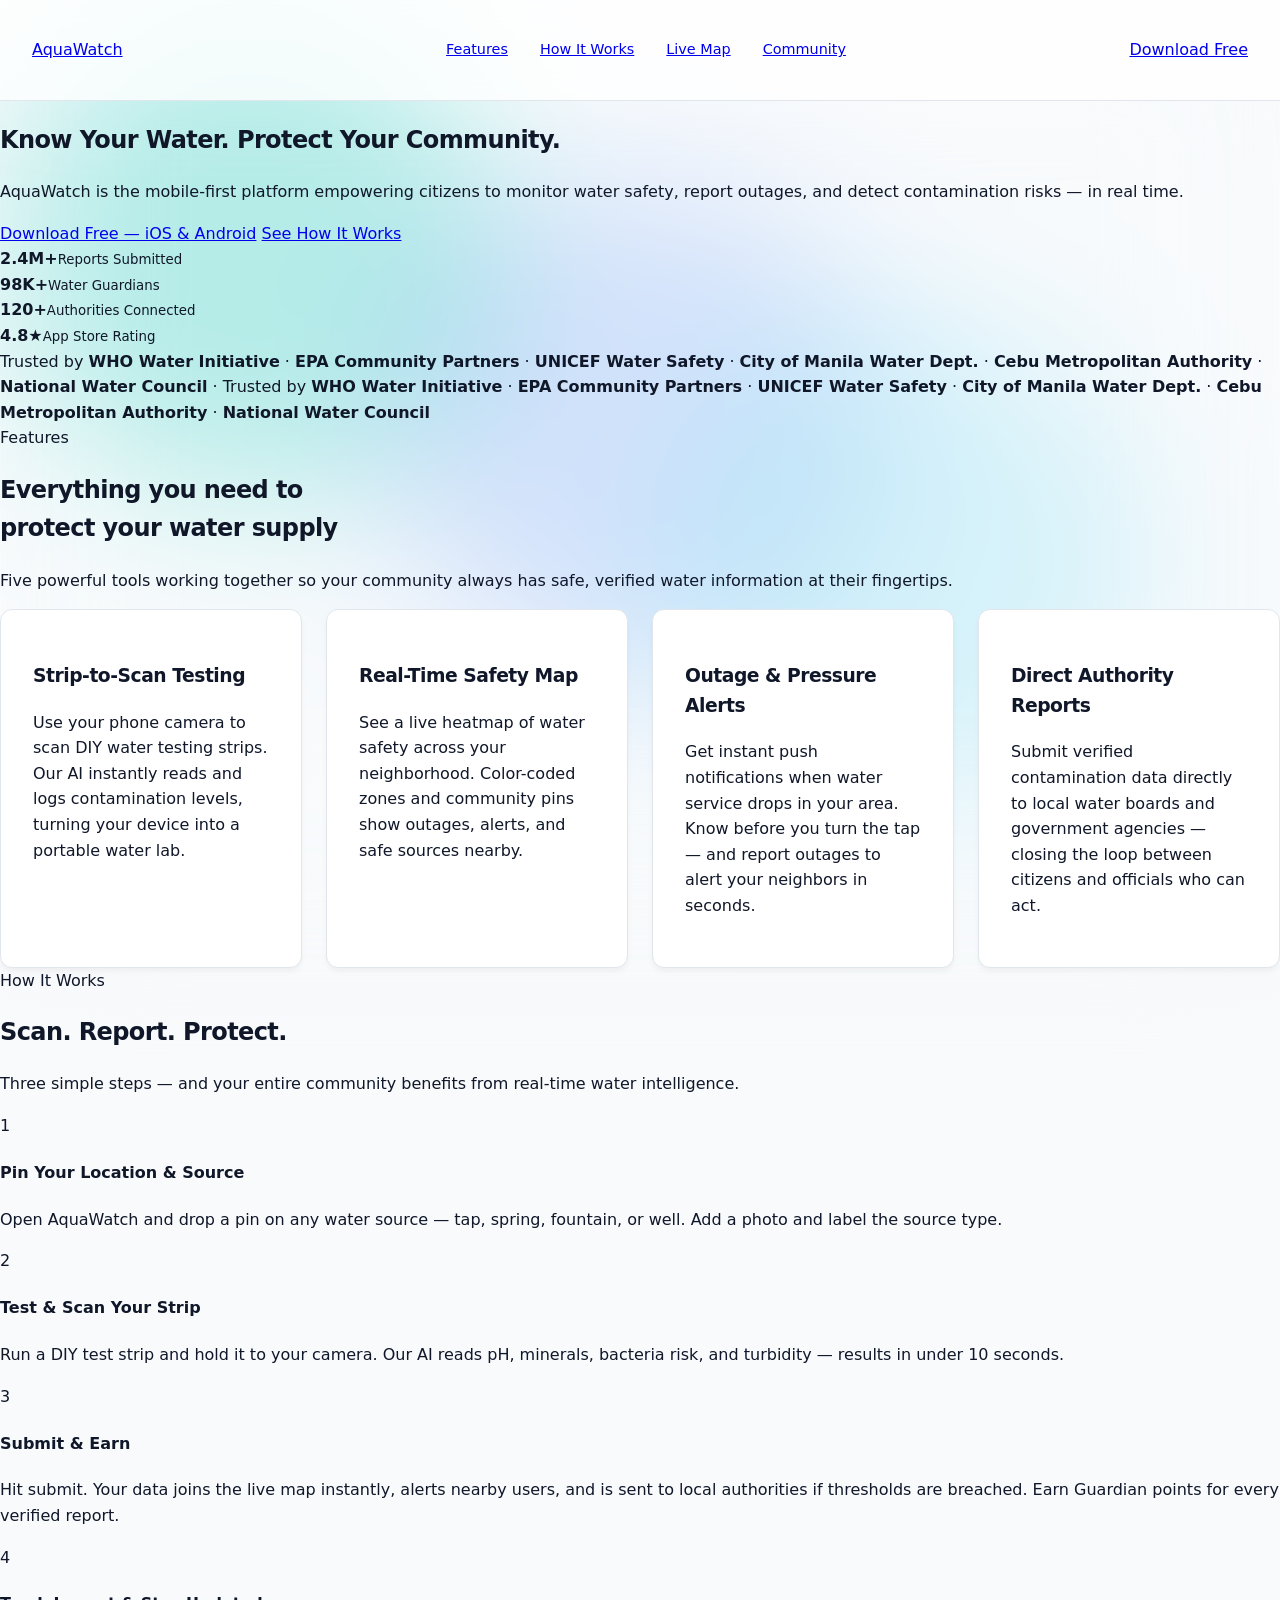
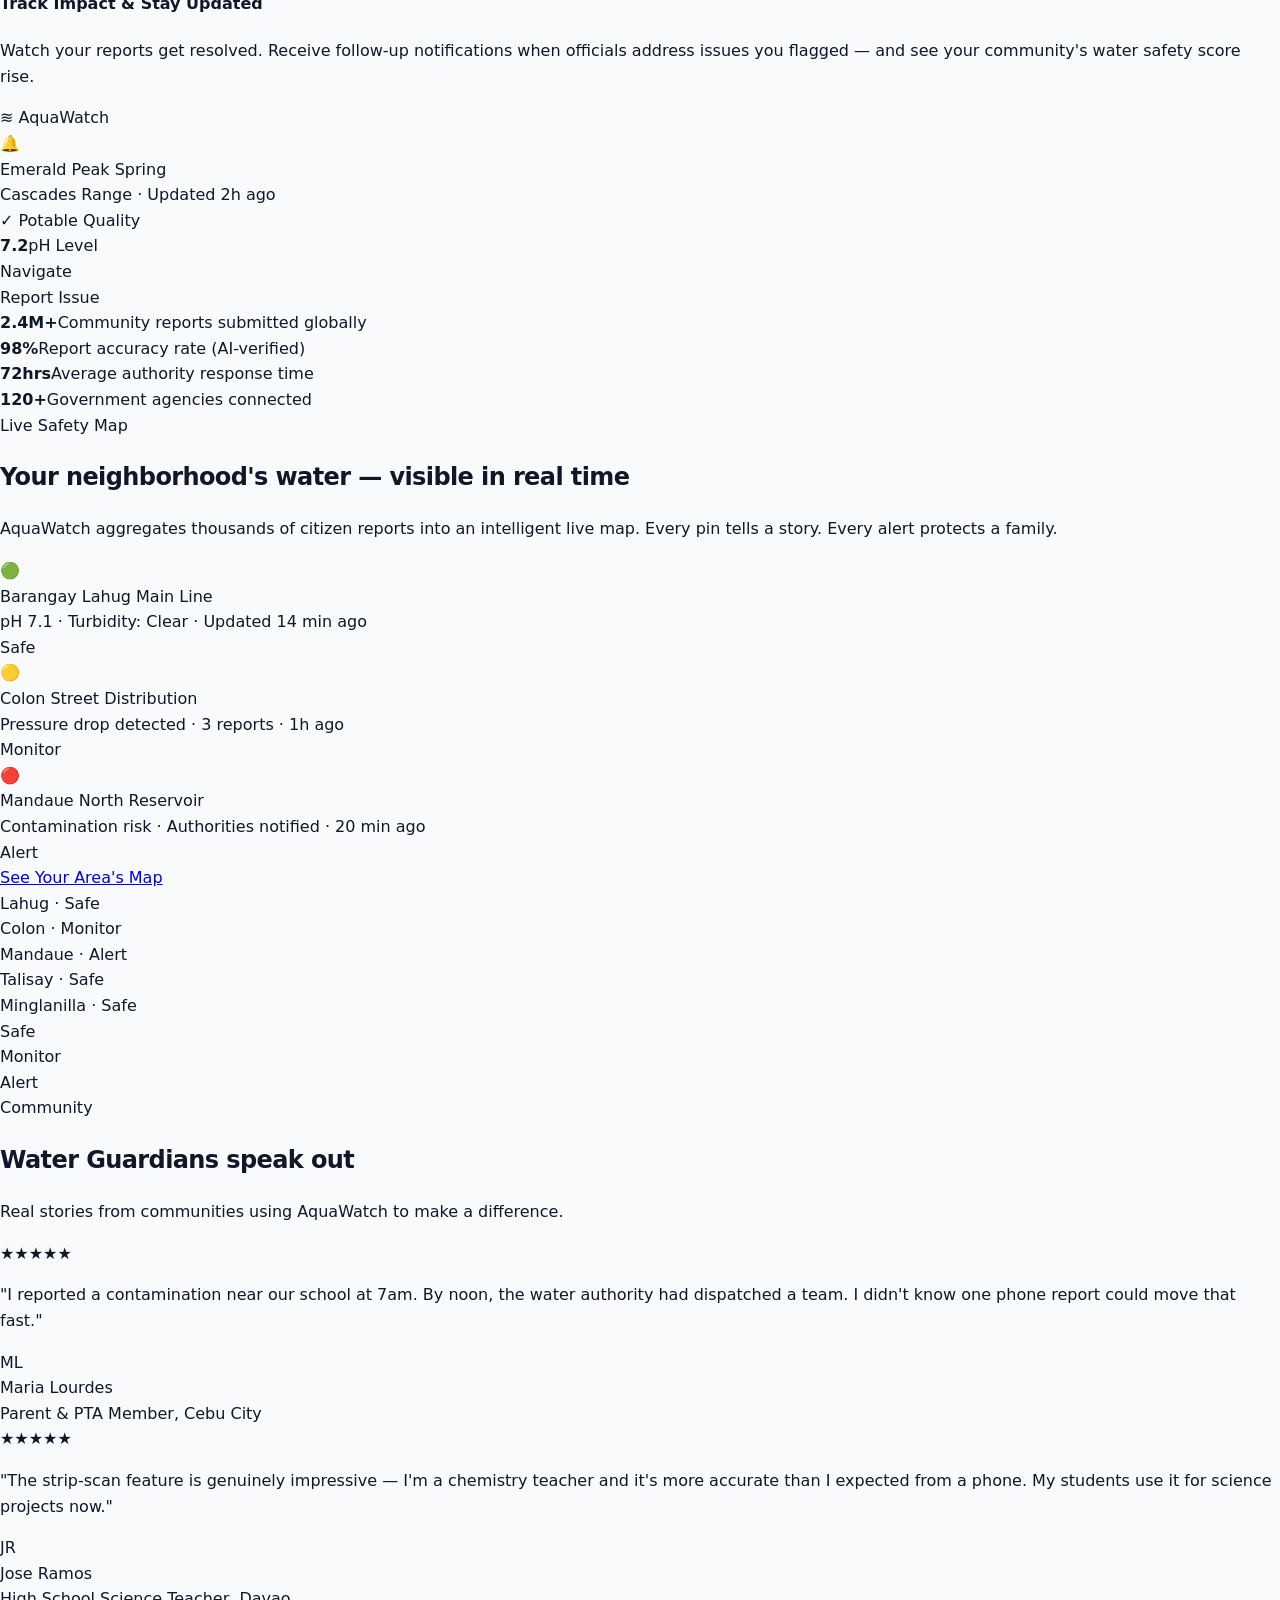
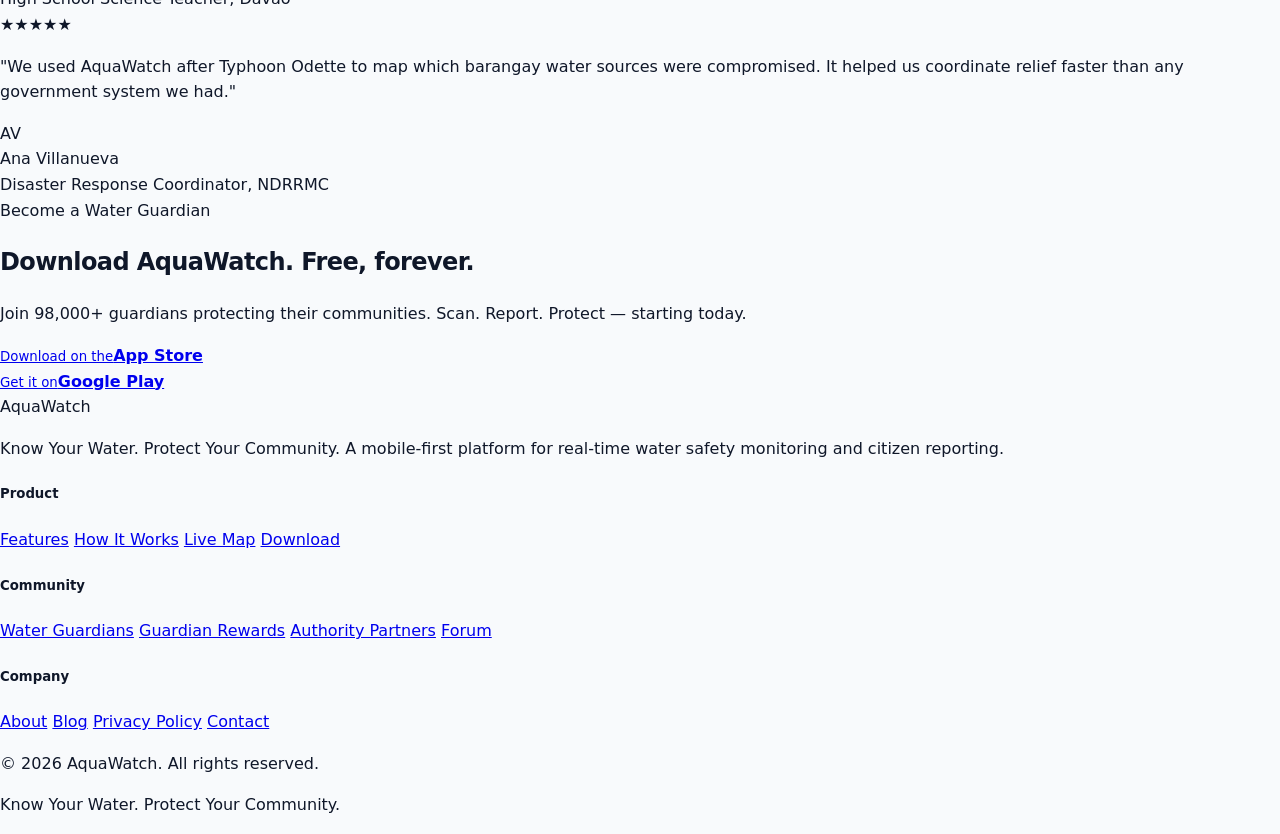
<file: index.html>
<!DOCTYPE html>
<html lang="en">
<head>
<meta charset="UTF-8">
<meta name="viewport" content="width=device-width, initial-scale=1.0">
<title>AquaWatch — Know Your Water, Protect Your Community</title>
<link rel="stylesheet" href="styles.css">
<link rel="stylesheet" href="animations.css">
</head>
<body>
<div class="blob-container">
  <div class="blob"></div>
  <div class="blob"></div>
  <div class="blob"></div>
</div>

<nav>
  <a href="#">
    AquaWatch
  </a>
  <ul>
    <li><a href="#features">Features</a></li>
    <li><a href="#how-it-works">How It Works</a></li>
    <li><a href="#map">Live Map</a></li>
    <li><a href="#community">Community</a></li>
  </ul>
  <a href="#download">Download Free</a>
</nav>

<section id="hero">
  <h1>Know Your Water. Protect Your Community.</h1>
  <p>AquaWatch is the mobile-first platform empowering citizens to monitor water safety, report outages, and detect contamination risks — in real time.</p>

  <div>
    <a href="#download">Download Free — iOS &amp; Android</a>
    <a href="#how-it-works">See How It Works</a>
  </div>

  <div>
    <div><strong>2.4M+</strong><small>Reports Submitted</small></div>
    <div><strong>98K+</strong><small>Water Guardians</small></div>
    <div><strong>120+</strong><small>Authorities Connected</small></div>
    <div><strong>4.8★</strong><small>App Store Rating</small></div>
  </div>
</section>

<div>
  <div>
    <span>Trusted by <strong>WHO Water Initiative</strong></span>
    <span>·</span>
    <span><strong>EPA Community Partners</strong></span>
    <span>·</span>
    <span><strong>UNICEF Water Safety</strong></span>
    <span>·</span>
    <span><strong>City of Manila Water Dept.</strong></span>
    <span>·</span>
    <span><strong>Cebu Metropolitan Authority</strong></span>
    <span>·</span>
    <span><strong>National Water Council</strong></span>
    <span>·</span>
    <span>Trusted by <strong>WHO Water Initiative</strong></span>
    <span>·</span>
    <span><strong>EPA Community Partners</strong></span>
    <span>·</span>
    <span><strong>UNICEF Water Safety</strong></span>
    <span>·</span>
    <span><strong>City of Manila Water Dept.</strong></span>
    <span>·</span>
    <span><strong>Cebu Metropolitan Authority</strong></span>
    <span>·</span>
    <span><strong>National Water Council</strong></span>
  </div>
</div>

<section id="features">
  <div class="features-header">
    <div class="section-label">Features</div>
    <h2 class="section-title">Everything you need to<br>protect your water supply</h2>
    <p class="section-sub">Five powerful tools working together so your community always has safe, verified water information at their fingertips.</p>
  </div>
  
  <div class="features-grid" style="display:grid; grid-template-columns:repeat(auto-fit, minmax(300px, 1fr)); gap: 1.5rem;">
    <div class="feature-card">
      <h3>Strip-to-Scan Testing</h3>
      <p>Use your phone camera to scan DIY water testing strips. Our AI instantly reads and logs contamination levels, turning your device into a portable water lab.</p>
    </div>
    <div class="feature-card">
      <h3>Real-Time Safety Map</h3>
      <p>See a live heatmap of water safety across your neighborhood. Color-coded zones and community pins show outages, alerts, and safe sources nearby.</p>
    </div>
    <div class="feature-card">
      <h3>Outage &amp; Pressure Alerts</h3>
      <p>Get instant push notifications when water service drops in your area. Know before you turn the tap — and report outages to alert your neighbors in seconds.</p>
    </div>
    <div class="feature-card">
      <h3>Direct Authority Reports</h3>
      <p>Submit verified contamination data directly to local water boards and government agencies — closing the loop between citizens and officials who can act.</p>
    </div>
  </div>
</section>

<section id="how-it-works">
  <div>
    <div>How It Works</div>
    <h2>Scan. Report. Protect.</h2>
    <p>Three simple steps — and your entire community benefits from real-time water intelligence.</p>
    
    <div>
      <div>
        <div>1</div>
        <div>
          <h4>Pin Your Location &amp; Source</h4>
          <p>Open AquaWatch and drop a pin on any water source — tap, spring, fountain, or well. Add a photo and label the source type.</p>
        </div>
      </div>
      <div>
        <div>2</div>
        <div>
          <h4>Test &amp; Scan Your Strip</h4>
          <p>Run a DIY test strip and hold it to your camera. Our AI reads pH, minerals, bacteria risk, and turbidity — results in under 10 seconds.</p>
        </div>
      </div>
      <div>
        <div>3</div>
        <div>
          <h4>Submit &amp; Earn</h4>
          <p>Hit submit. Your data joins the live map instantly, alerts nearby users, and is sent to local authorities if thresholds are breached. Earn Guardian points for every verified report.</p>
        </div>
      </div>
      <div>
        <div>4</div>
        <div>
          <h4>Track Impact &amp; Stay Updated</h4>
          <p>Watch your reports get resolved. Receive follow-up notifications when officials address issues you flagged — and see your community's water safety score rise.</p>
        </div>
      </div>
    </div>
  </div>
  
  <div>
    <div>
      <div>≋ AquaWatch</div>
      <span>🔔</span>
    </div>
    <div>
    </div>
    <div>
      <div>Emerald Peak Spring</div>
      <div>Cascades Range · Updated 2h ago</div>
      <div>✓ Potable Quality</div>
      <div><strong>7.2</strong><span>pH Level</span></div>
    </div>
    <div>
      <div>Navigate</div>
      <div>Report Issue</div>
    </div>
  </div>
</section>

<section>
  <div>
    <div><strong>2.4M+</strong><span>Community reports submitted globally</span></div>
    <div><strong>98%</strong><span>Report accuracy rate (AI-verified)</span></div>
    <div><strong>72hrs</strong><span>Average authority response time</span></div>
    <div><strong>120+</strong><span>Government agencies connected</span></div>
  </div>
</section>

<section id="map">
  <div>
    <div>Live Safety Map</div>
    <h2>Your neighborhood's water — visible in real time</h2>
    <p>AquaWatch aggregates thousands of citizen reports into an intelligent live map. Every pin tells a story. Every alert protects a family.</p>
    
    <div>
      <div>
        <div>🟢</div>
        <div>
          <div>Barangay Lahug Main Line</div>
          <div>pH 7.1 · Turbidity: Clear · Updated 14 min ago</div>
        </div>
        <div>Safe</div>
      </div>
      <div>
        <div>🟡</div>
        <div>
          <div>Colon Street Distribution</div>
          <div>Pressure drop detected · 3 reports · 1h ago</div>
        </div>
        <div>Monitor</div>
      </div>
      <div>
        <div>🔴</div>
        <div>
          <div>Mandaue North Reservoir</div>
          <div>Contamination risk · Authorities notified · 20 min ago</div>
        </div>
        <div>Alert</div>
      </div>
    </div>
    
    <a href="#download">See Your Area's Map</a>
  </div>
  
  <div>
    <div>
      <div></div>
      <div>Lahug · Safe</div>
    </div>
    <div>
      <div></div>
      <div>Colon · Monitor</div>
    </div>
    <div>
      <div></div>
      <div>Mandaue · Alert</div>
    </div>
    <div>
      <div></div>
      <div>Talisay · Safe</div>
    </div>
    <div>
      <div></div>
      <div>Minglanilla · Safe</div>
    </div>
    <div>
      <div>Safe</div>
      <div>Monitor</div>
      <div>Alert</div>
    </div>
  </div>
</section>

<section id="community">
  <div>
    <div>Community</div>
    <h2>Water Guardians speak out</h2>
    <p>Real stories from communities using AquaWatch to make a difference.</p>
  </div>
  
  <div>
    <div>
      <div>★★★★★</div>
      <p>"I reported a contamination near our school at 7am. By noon, the water authority had dispatched a team. I didn't know one phone report could move that fast."</p>
      <div>
        <div>ML</div>
        <div>
          <div>Maria Lourdes</div>
          <div>Parent & PTA Member, Cebu City</div>
        </div>
      </div>
    </div>
    <div>
      <div>★★★★★</div>
      <p>"The strip-scan feature is genuinely impressive — I'm a chemistry teacher and it's more accurate than I expected from a phone. My students use it for science projects now."</p>
      <div>
        <div>JR</div>
        <div>
          <div>Jose Ramos</div>
          <div>High School Science Teacher, Davao</div>
        </div>
      </div>
    </div>
    <div>
      <div>★★★★★</div>
      <p>"We used AquaWatch after Typhoon Odette to map which barangay water sources were compromised. It helped us coordinate relief faster than any government system we had."</p>
      <div>
        <div>AV</div>
        <div>
          <div>Ana Villanueva</div>
          <div>Disaster Response Coordinator, NDRRMC</div>
        </div>
      </div>
    </div>
  </div>
</section>

<section id="download">
  <div>
    <div>Become a Water Guardian</div>
    <h2>Download AquaWatch. Free, forever.</h2>
    <p>Join 98,000+ guardians protecting their communities. Scan. Report. Protect — starting today.</p>
    
    <div>
      <a href="#">
        <div><small>Download on the</small><strong>App Store</strong></div>
      </a>
      <a href="#">
        <div><small>Get it on</small><strong>Google Play</strong></div>
      </a>
    </div>
  </div>
</section>

<footer>
  <div>
    <div>
      <div>AquaWatch</div>
      <p>Know Your Water. Protect Your Community. A mobile-first platform for real-time water safety monitoring and citizen reporting.</p>
    </div>
    <div>
      <h5>Product</h5>
      <a href="#features">Features</a>
      <a href="#how-it-works">How It Works</a>
      <a href="#map">Live Map</a>
      <a href="#download">Download</a>
    </div>
    <div>
      <h5>Community</h5>
      <a href="#">Water Guardians</a>
      <a href="#">Guardian Rewards</a>
      <a href="#">Authority Partners</a>
      <a href="#">Forum</a>
    </div>
    <div>
      <h5>Company</h5>
      <a href="#">About</a>
      <a href="#">Blog</a>
      <a href="#">Privacy Policy</a>
      <a href="#">Contact</a>
    </div>
  </div>
  <div>
    <p>© 2026 AquaWatch. All rights reserved.</p>
    <p>Know Your Water. Protect Your Community.</p>
  </div>
</footer>

</body>
</html>
</file>
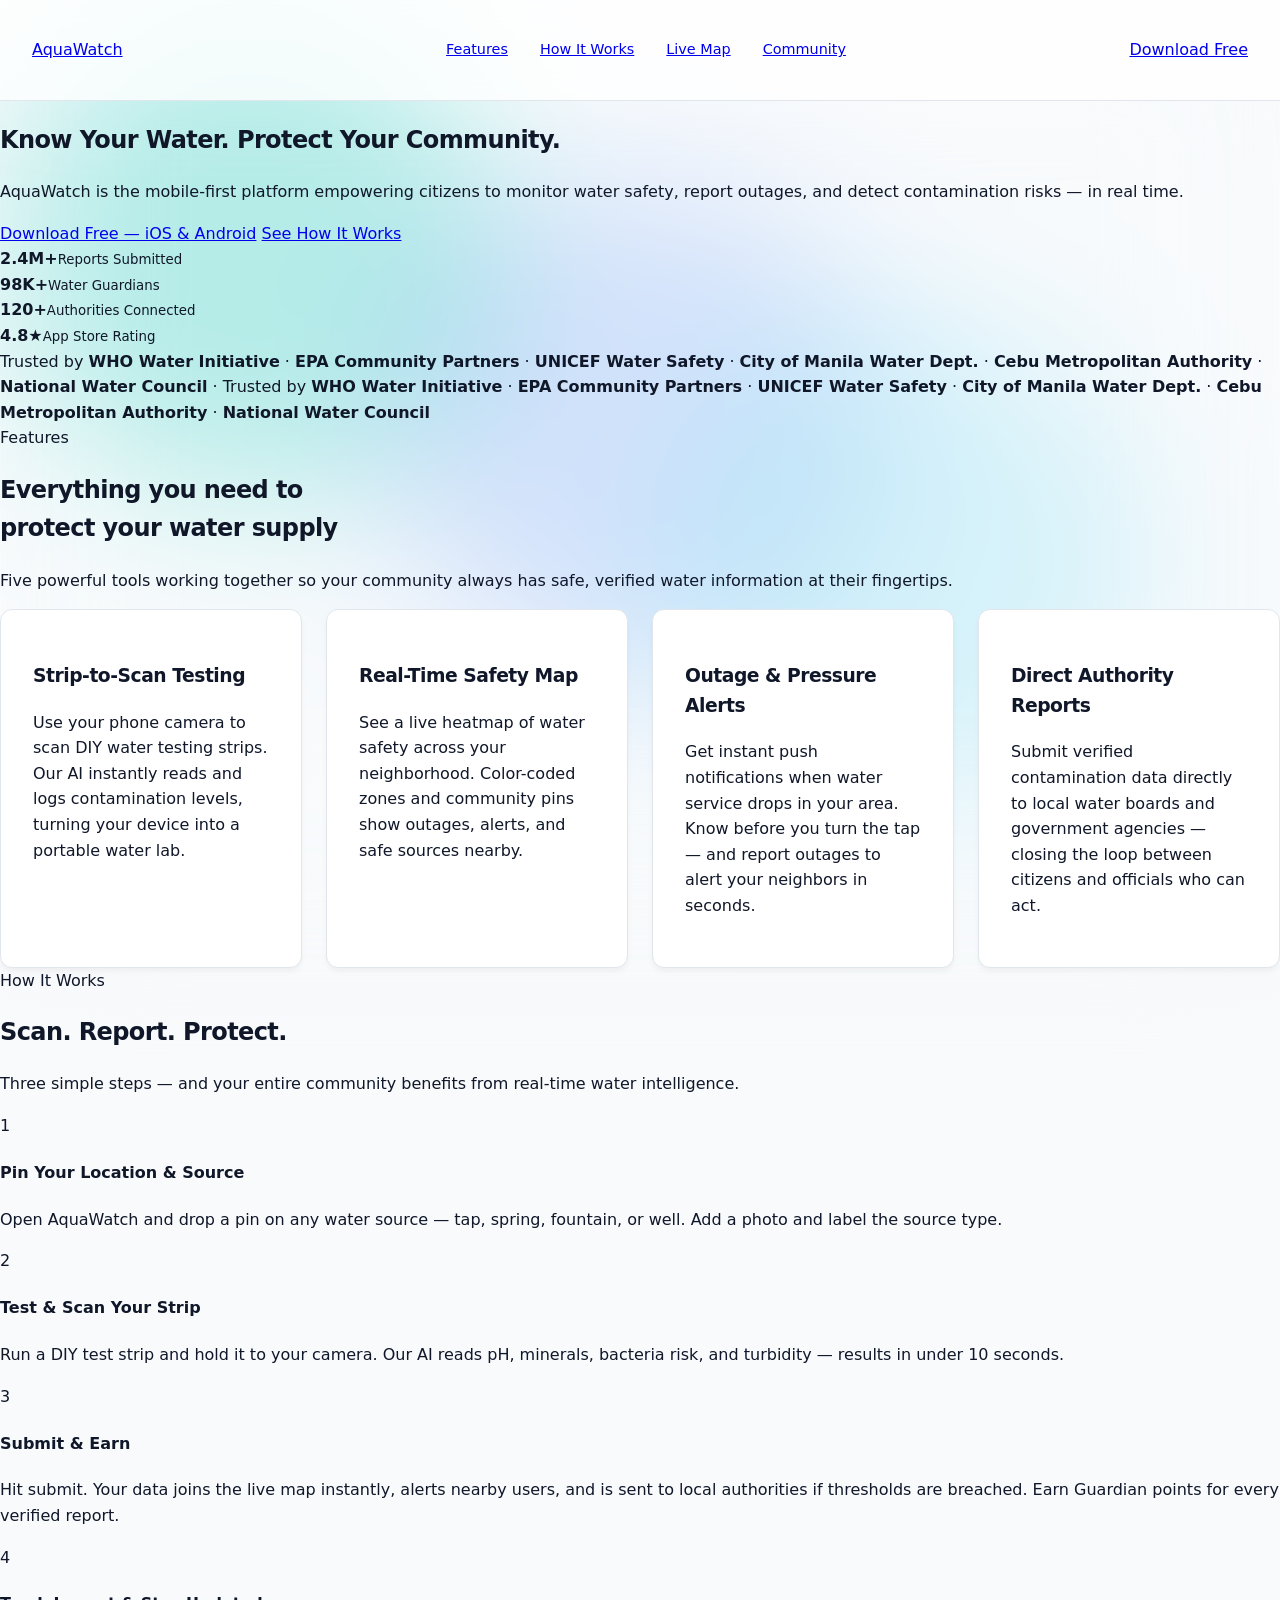
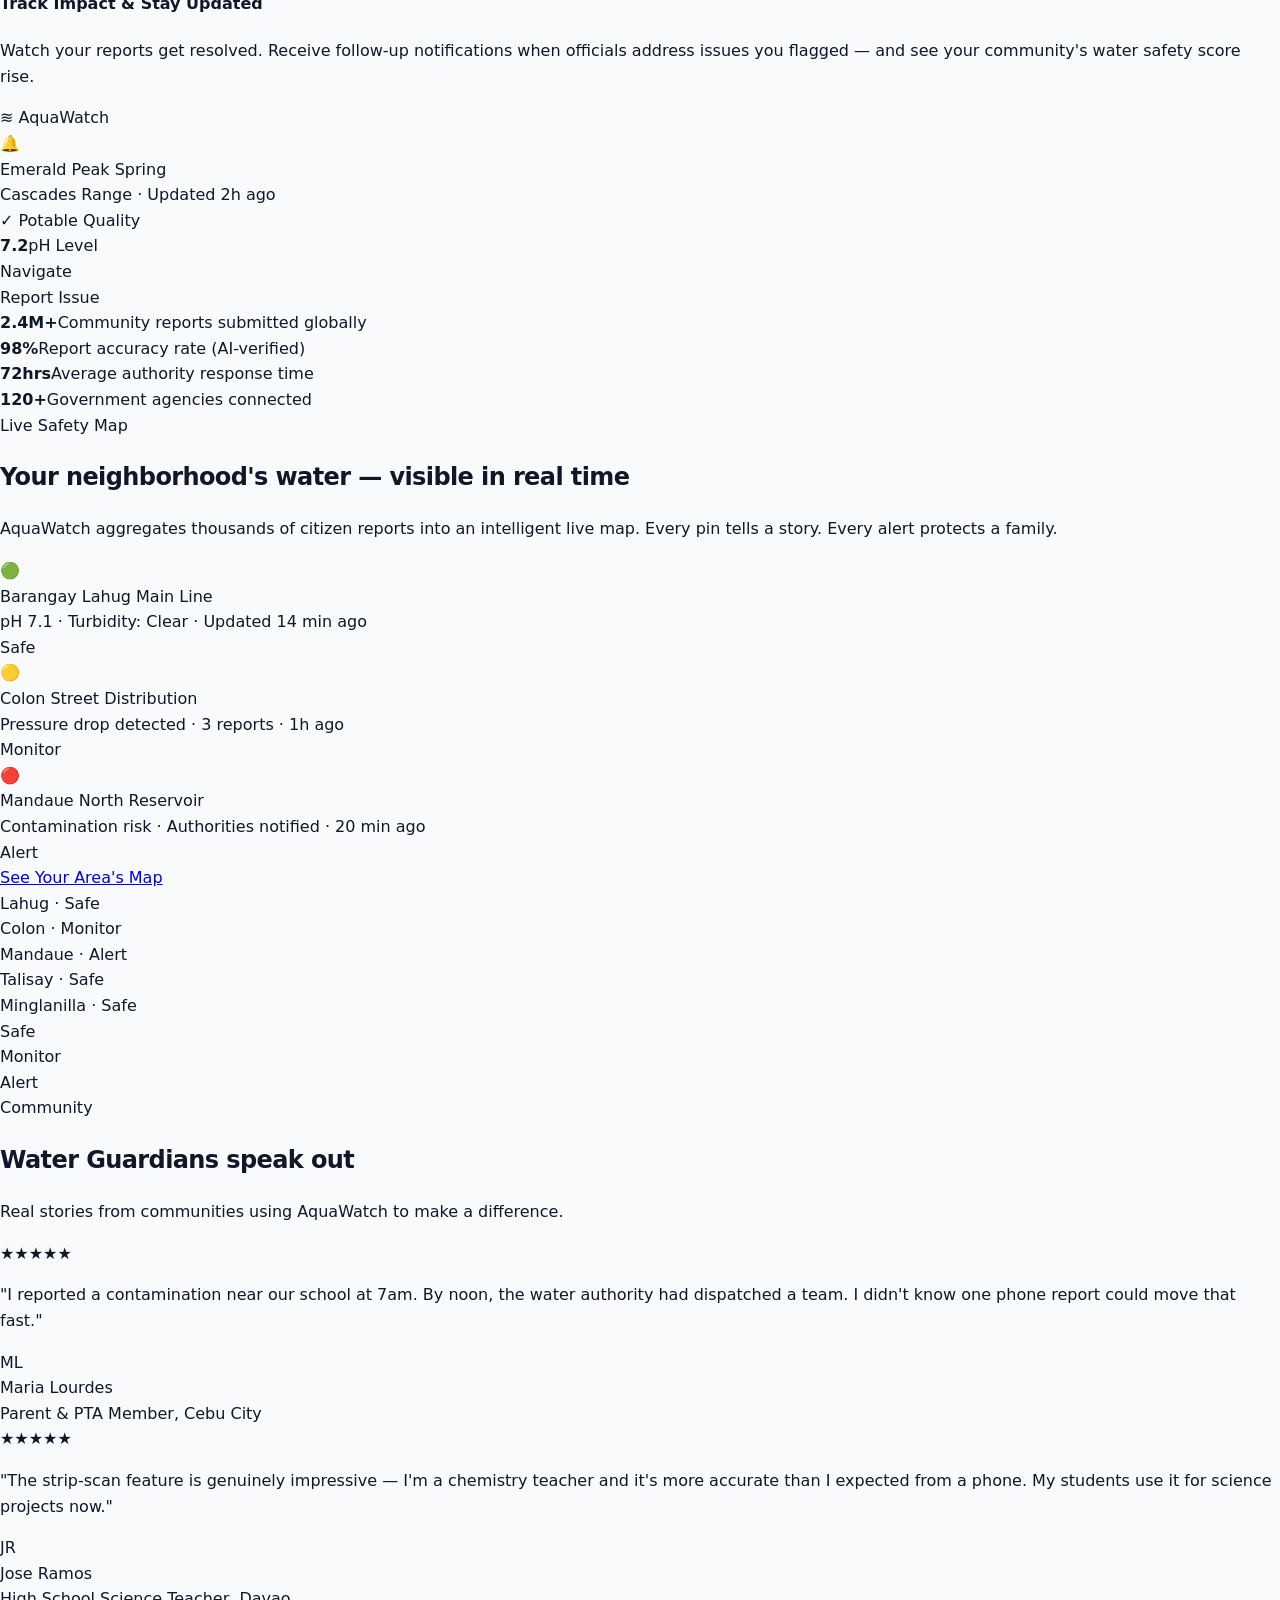
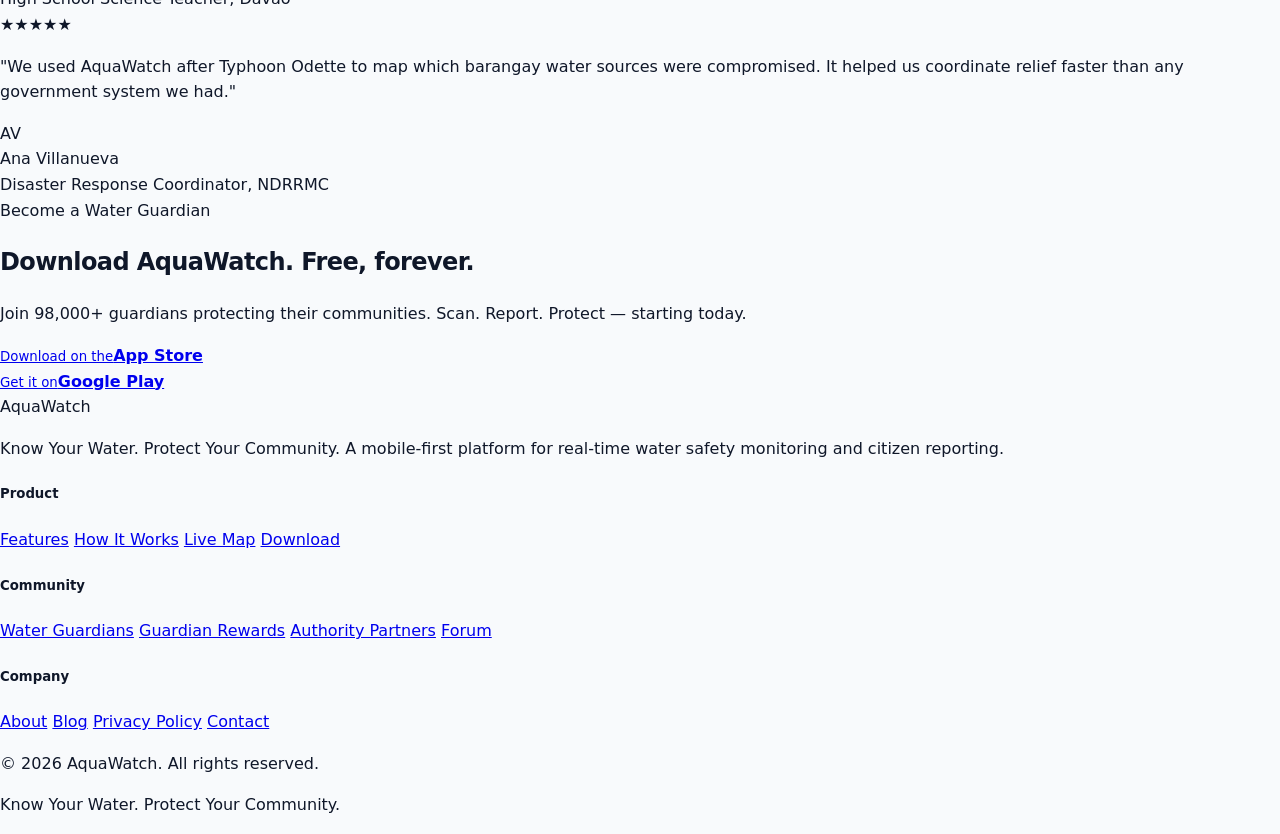
<file: Aqua.html>
<!DOCTYPE html>
<html lang="en">
<head>
<meta charset="UTF-8">
<meta name="viewport" content="width=device-width, initial-scale=1.0">
<title>AquaWatch — Know Your Water, Protect Your Community</title>
<link rel="stylesheet" href="../styles.css">
<link rel="stylesheet" href="../animations.css">
</head>
<body>
<div class="blob-container">
  <div class="blob"></div>
  <div class="blob"></div>
  <div class="blob"></div>
</div>

<nav>
  <a href="#">
    AquaWatch
  </a>
  <ul>
    <li><a href="#features">Features</a></li>
    <li><a href="#how-it-works">How It Works</a></li>
    <li><a href="#map">Live Map</a></li>
    <li><a href="#community">Community</a></li>
  </ul>
  <a href="#download">Download Free</a>
</nav>

<section id="hero">
  <h1>Know Your Water. Protect Your Community.</h1>
  <p>AquaWatch is the mobile-first platform empowering citizens to monitor water safety, report outages, and detect contamination risks — in real time.</p>

  <div>
    <a href="#download">Download Free — iOS &amp; Android</a>
    <a href="#how-it-works">See How It Works</a>
  </div>

  <div>
    <div><strong>2.4M+</strong><small>Reports Submitted</small></div>
    <div><strong>98K+</strong><small>Water Guardians</small></div>
    <div><strong>120+</strong><small>Authorities Connected</small></div>
    <div><strong>4.8★</strong><small>App Store Rating</small></div>
  </div>
</section>

<div>
  <div>
    <span>Trusted by <strong>WHO Water Initiative</strong></span>
    <span>·</span>
    <span><strong>EPA Community Partners</strong></span>
    <span>·</span>
    <span><strong>UNICEF Water Safety</strong></span>
    <span>·</span>
    <span><strong>City of Manila Water Dept.</strong></span>
    <span>·</span>
    <span><strong>Cebu Metropolitan Authority</strong></span>
    <span>·</span>
    <span><strong>National Water Council</strong></span>
    <span>·</span>
    <span>Trusted by <strong>WHO Water Initiative</strong></span>
    <span>·</span>
    <span><strong>EPA Community Partners</strong></span>
    <span>·</span>
    <span><strong>UNICEF Water Safety</strong></span>
    <span>·</span>
    <span><strong>City of Manila Water Dept.</strong></span>
    <span>·</span>
    <span><strong>Cebu Metropolitan Authority</strong></span>
    <span>·</span>
    <span><strong>National Water Council</strong></span>
  </div>
</div>

<section id="features">
  <div class="features-header">
    <div class="section-label">Features</div>
    <h2 class="section-title">Everything you need to<br>protect your water supply</h2>
    <p class="section-sub">Five powerful tools working together so your community always has safe, verified water information at their fingertips.</p>
  </div>
  
  <div class="features-grid" style="display:grid; grid-template-columns:repeat(auto-fit, minmax(300px, 1fr)); gap: 1.5rem;">
    <div class="feature-card">
      <h3>Strip-to-Scan Testing</h3>
      <p>Use your phone camera to scan DIY water testing strips. Our AI instantly reads and logs contamination levels, turning your device into a portable water lab.</p>
    </div>
    <div class="feature-card">
      <h3>Real-Time Safety Map</h3>
      <p>See a live heatmap of water safety across your neighborhood. Color-coded zones and community pins show outages, alerts, and safe sources nearby.</p>
    </div>
    <div class="feature-card">
      <h3>Outage &amp; Pressure Alerts</h3>
      <p>Get instant push notifications when water service drops in your area. Know before you turn the tap — and report outages to alert your neighbors in seconds.</p>
    </div>
    <div class="feature-card">
      <h3>Direct Authority Reports</h3>
      <p>Submit verified contamination data directly to local water boards and government agencies — closing the loop between citizens and officials who can act.</p>
    </div>
  </div>
</section>

<section id="how-it-works">
  <div>
    <div>How It Works</div>
    <h2>Scan. Report. Protect.</h2>
    <p>Three simple steps — and your entire community benefits from real-time water intelligence.</p>
    
    <div>
      <div>
        <div>1</div>
        <div>
          <h4>Pin Your Location &amp; Source</h4>
          <p>Open AquaWatch and drop a pin on any water source — tap, spring, fountain, or well. Add a photo and label the source type.</p>
        </div>
      </div>
      <div>
        <div>2</div>
        <div>
          <h4>Test &amp; Scan Your Strip</h4>
          <p>Run a DIY test strip and hold it to your camera. Our AI reads pH, minerals, bacteria risk, and turbidity — results in under 10 seconds.</p>
        </div>
      </div>
      <div>
        <div>3</div>
        <div>
          <h4>Submit &amp; Earn</h4>
          <p>Hit submit. Your data joins the live map instantly, alerts nearby users, and is sent to local authorities if thresholds are breached. Earn Guardian points for every verified report.</p>
        </div>
      </div>
      <div>
        <div>4</div>
        <div>
          <h4>Track Impact &amp; Stay Updated</h4>
          <p>Watch your reports get resolved. Receive follow-up notifications when officials address issues you flagged — and see your community's water safety score rise.</p>
        </div>
      </div>
    </div>
  </div>
  
  <div>
    <div>
      <div>≋ AquaWatch</div>
      <span>🔔</span>
    </div>
    <div>
    </div>
    <div>
      <div>Emerald Peak Spring</div>
      <div>Cascades Range · Updated 2h ago</div>
      <div>✓ Potable Quality</div>
      <div><strong>7.2</strong><span>pH Level</span></div>
    </div>
    <div>
      <div>Navigate</div>
      <div>Report Issue</div>
    </div>
  </div>
</section>

<section>
  <div>
    <div><strong>2.4M+</strong><span>Community reports submitted globally</span></div>
    <div><strong>98%</strong><span>Report accuracy rate (AI-verified)</span></div>
    <div><strong>72hrs</strong><span>Average authority response time</span></div>
    <div><strong>120+</strong><span>Government agencies connected</span></div>
  </div>
</section>

<section id="map">
  <div>
    <div>Live Safety Map</div>
    <h2>Your neighborhood's water — visible in real time</h2>
    <p>AquaWatch aggregates thousands of citizen reports into an intelligent live map. Every pin tells a story. Every alert protects a family.</p>
    
    <div>
      <div>
        <div>🟢</div>
        <div>
          <div>Barangay Lahug Main Line</div>
          <div>pH 7.1 · Turbidity: Clear · Updated 14 min ago</div>
        </div>
        <div>Safe</div>
      </div>
      <div>
        <div>🟡</div>
        <div>
          <div>Colon Street Distribution</div>
          <div>Pressure drop detected · 3 reports · 1h ago</div>
        </div>
        <div>Monitor</div>
      </div>
      <div>
        <div>🔴</div>
        <div>
          <div>Mandaue North Reservoir</div>
          <div>Contamination risk · Authorities notified · 20 min ago</div>
        </div>
        <div>Alert</div>
      </div>
    </div>
    
    <a href="#download">See Your Area's Map</a>
  </div>
  
  <div>
    <div>
      <div></div>
      <div>Lahug · Safe</div>
    </div>
    <div>
      <div></div>
      <div>Colon · Monitor</div>
    </div>
    <div>
      <div></div>
      <div>Mandaue · Alert</div>
    </div>
    <div>
      <div></div>
      <div>Talisay · Safe</div>
    </div>
    <div>
      <div></div>
      <div>Minglanilla · Safe</div>
    </div>
    <div>
      <div>Safe</div>
      <div>Monitor</div>
      <div>Alert</div>
    </div>
  </div>
</section>

<section id="community">
  <div>
    <div>Community</div>
    <h2>Water Guardians speak out</h2>
    <p>Real stories from communities using AquaWatch to make a difference.</p>
  </div>
  
  <div>
    <div>
      <div>★★★★★</div>
      <p>"I reported a contamination near our school at 7am. By noon, the water authority had dispatched a team. I didn't know one phone report could move that fast."</p>
      <div>
        <div>ML</div>
        <div>
          <div>Maria Lourdes</div>
          <div>Parent & PTA Member, Cebu City</div>
        </div>
      </div>
    </div>
    <div>
      <div>★★★★★</div>
      <p>"The strip-scan feature is genuinely impressive — I'm a chemistry teacher and it's more accurate than I expected from a phone. My students use it for science projects now."</p>
      <div>
        <div>JR</div>
        <div>
          <div>Jose Ramos</div>
          <div>High School Science Teacher, Davao</div>
        </div>
      </div>
    </div>
    <div>
      <div>★★★★★</div>
      <p>"We used AquaWatch after Typhoon Odette to map which barangay water sources were compromised. It helped us coordinate relief faster than any government system we had."</p>
      <div>
        <div>AV</div>
        <div>
          <div>Ana Villanueva</div>
          <div>Disaster Response Coordinator, NDRRMC</div>
        </div>
      </div>
    </div>
  </div>
</section>

<section id="download">
  <div>
    <div>Become a Water Guardian</div>
    <h2>Download AquaWatch. Free, forever.</h2>
    <p>Join 98,000+ guardians protecting their communities. Scan. Report. Protect — starting today.</p>
    
    <div>
      <a href="#">
        <div><small>Download on the</small><strong>App Store</strong></div>
      </a>
      <a href="#">
        <div><small>Get it on</small><strong>Google Play</strong></div>
      </a>
    </div>
  </div>
</section>

<footer>
  <div>
    <div>
      <div>AquaWatch</div>
      <p>Know Your Water. Protect Your Community. A mobile-first platform for real-time water safety monitoring and citizen reporting.</p>
    </div>
    <div>
      <h5>Product</h5>
      <a href="#features">Features</a>
      <a href="#how-it-works">How It Works</a>
      <a href="#map">Live Map</a>
      <a href="#download">Download</a>
    </div>
    <div>
      <h5>Community</h5>
      <a href="#">Water Guardians</a>
      <a href="#">Guardian Rewards</a>
      <a href="#">Authority Partners</a>
      <a href="#">Forum</a>
    </div>
    <div>
      <h5>Company</h5>
      <a href="#">About</a>
      <a href="#">Blog</a>
      <a href="#">Privacy Policy</a>
      <a href="#">Contact</a>
    </div>
  </div>
  <div>
    <p>© 2026 AquaWatch. All rights reserved.</p>
    <p>Know Your Water. Protect Your Community.</p>
  </div>
</footer>

</body>
</html>
</file>
<file: styles.css>
:root {
  /* High-fidelity palette (HSL for vibrancy/shading) */
  --bg: 210 40% 98%;
  --card: 0 0% 100%;
  --primary: 217 91% 60%;
  --primary-foreground: 210 40% 98%;
  --muted: 210 20% 90%;
  --accent: 175 75% 45%; /* Aqua accent */
  --border: 210 20% 90%;
  --radius: 0.75rem;
}

body {
  margin: 0;
  padding: 0;
  font-family: 'Inter', system-ui, sans-serif;
  background-color: hsl(var(--bg));
  color: hsl(222 47% 11%);
  line-height: 1.6;
}

/* 21st.dev style Navigation */
nav {
  display: flex;
  justify-content: space-between;
  align-items: center;
  padding: 1.5rem 2rem;
  background: hsl(var(--card) / 0.8);
  backdrop-filter: blur(16px);
  border-bottom: 1px solid hsl(var(--border));
  position: sticky;
  top: 0;
  z-index: 100;
}

nav ul {
  display: flex;
  gap: 2rem;
  list-style: none;
  font-size: 0.9rem;
  font-weight: 500;
}

/* Modern Card Component */
.feature-card {
  background: hsl(var(--card));
  border: 1px solid hsl(var(--border));
  border-radius: var(--radius);
  padding: 2rem;
  transition: all 0.3s ease;
  box-shadow: 0 4px 6px -1px rgba(0,0,0,0.05);
}

.feature-card:hover {
  border-color: hsl(var(--accent) / 0.5);
  box-shadow: 0 20px 25px -5px rgba(0,0,0,0.1);
  transform: translateY(-4px);
}

/* Fluid Typography */
h1, h2, h3 {
  letter-spacing: -0.025em;
  font-weight: 800;
}

/* Micro-interaction Buttons */
a.btn-primary {
  background: hsl(var(--primary));
  color: hsl(var(--primary-foreground));
  padding: 0.6rem 1.25rem;
  border-radius: var(--radius);
  text-decoration: none;
  transition: opacity 0.2s;
}

a.btn-primary:hover {
  opacity: 0.9;
}
</file>
<file: animations.css>
/* Experimental Liquid Animation */
.blob-container {
  position: fixed;
  top: 0;
  left: 0;
  width: 100%;
  height: 100%;
  overflow: hidden;
  z-index: -1;
  background: hsl(var(--bg));
  filter: blur(80px);
}

.blob {
  position: absolute;
  width: 500px;
  height: 500px;
  background: hsl(var(--accent) / 0.3);
  border-radius: 50%;
  animation: float 20s infinite ease-in-out;
}

.blob:nth-child(2) {
  background: hsl(var(--primary) / 0.2);
  top: 20%;
  left: 30%;
  animation-delay: -5s;
}

.blob:nth-child(3) {
  background: hsl(190 80% 80% / 0.4);
  bottom: 10%;
  right: 10%;
  animation-delay: -10s;
}

@keyframes float {
  0%, 100% { transform: translate(0, 0) scale(1); }
  33% { transform: translate(100px, 50px) scale(1.2); }
  66% { transform: translate(-50px, 100px) scale(0.9); }
}
</file>
